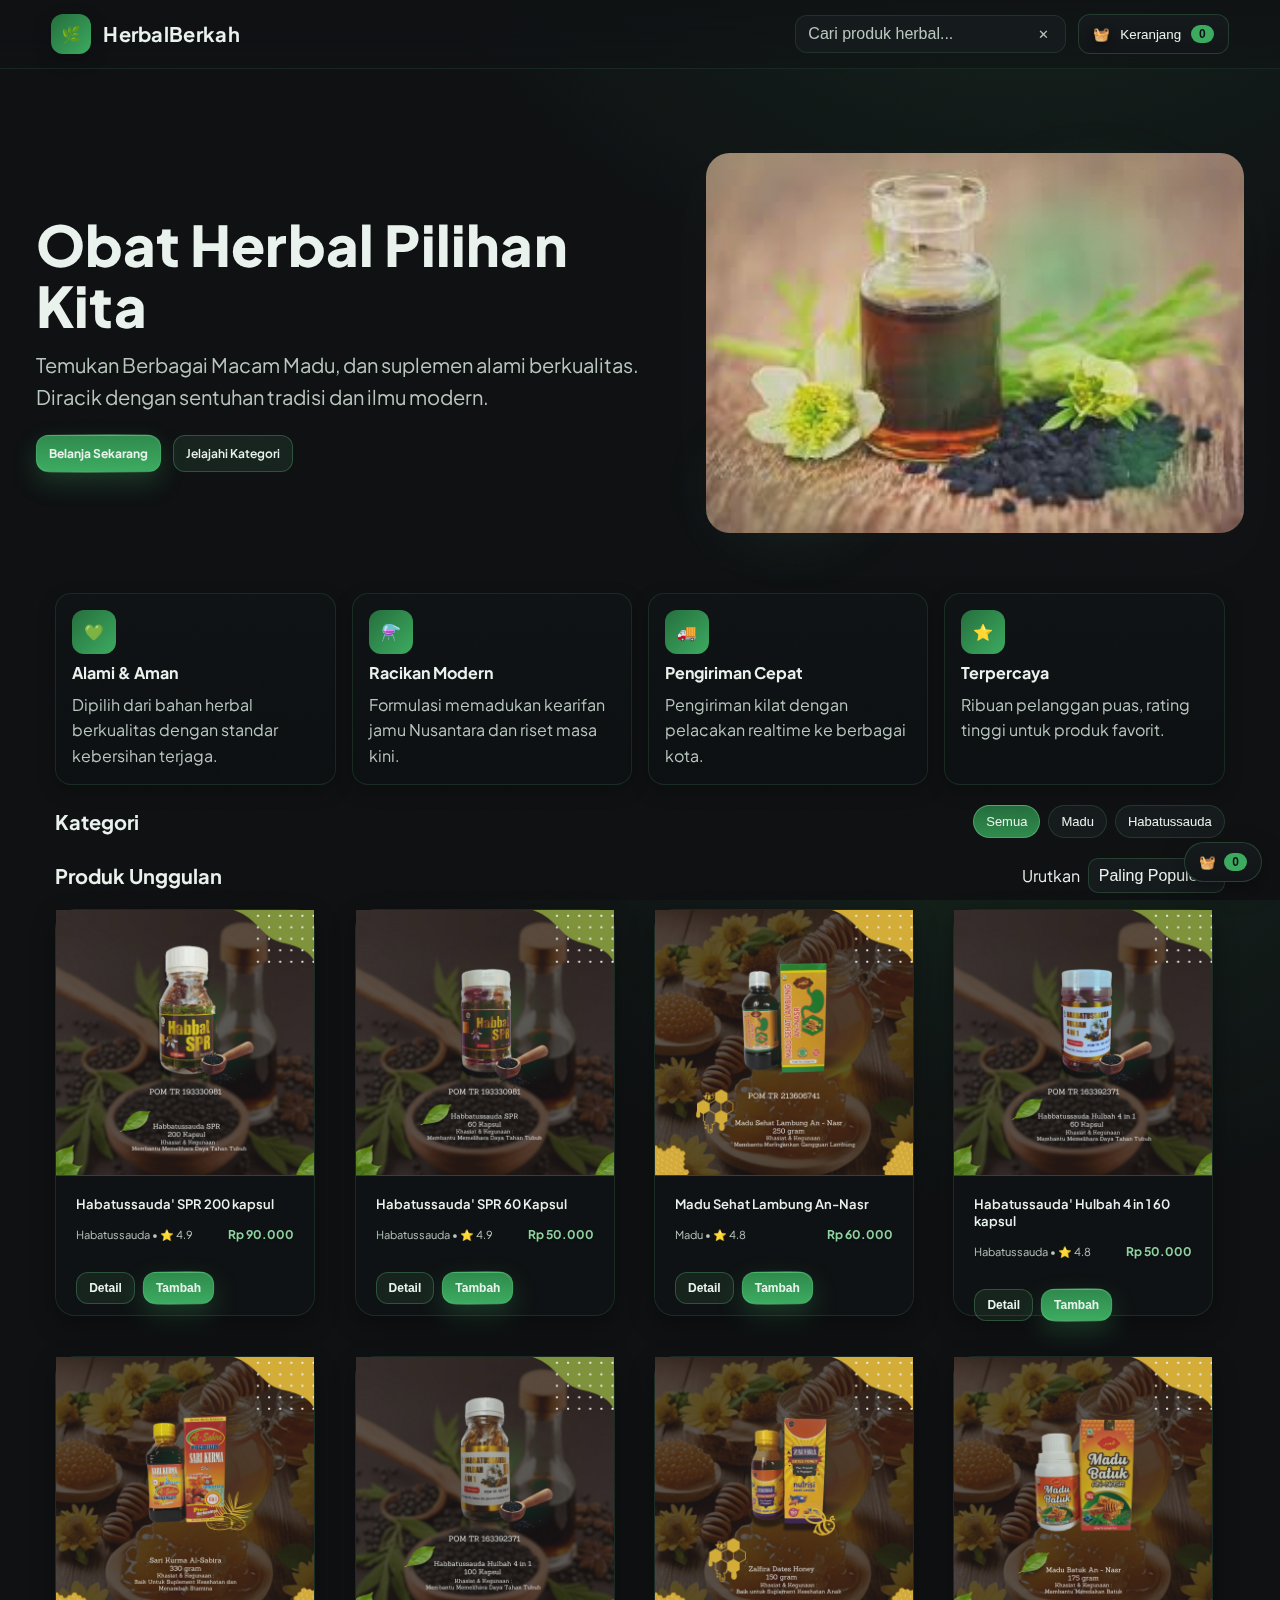
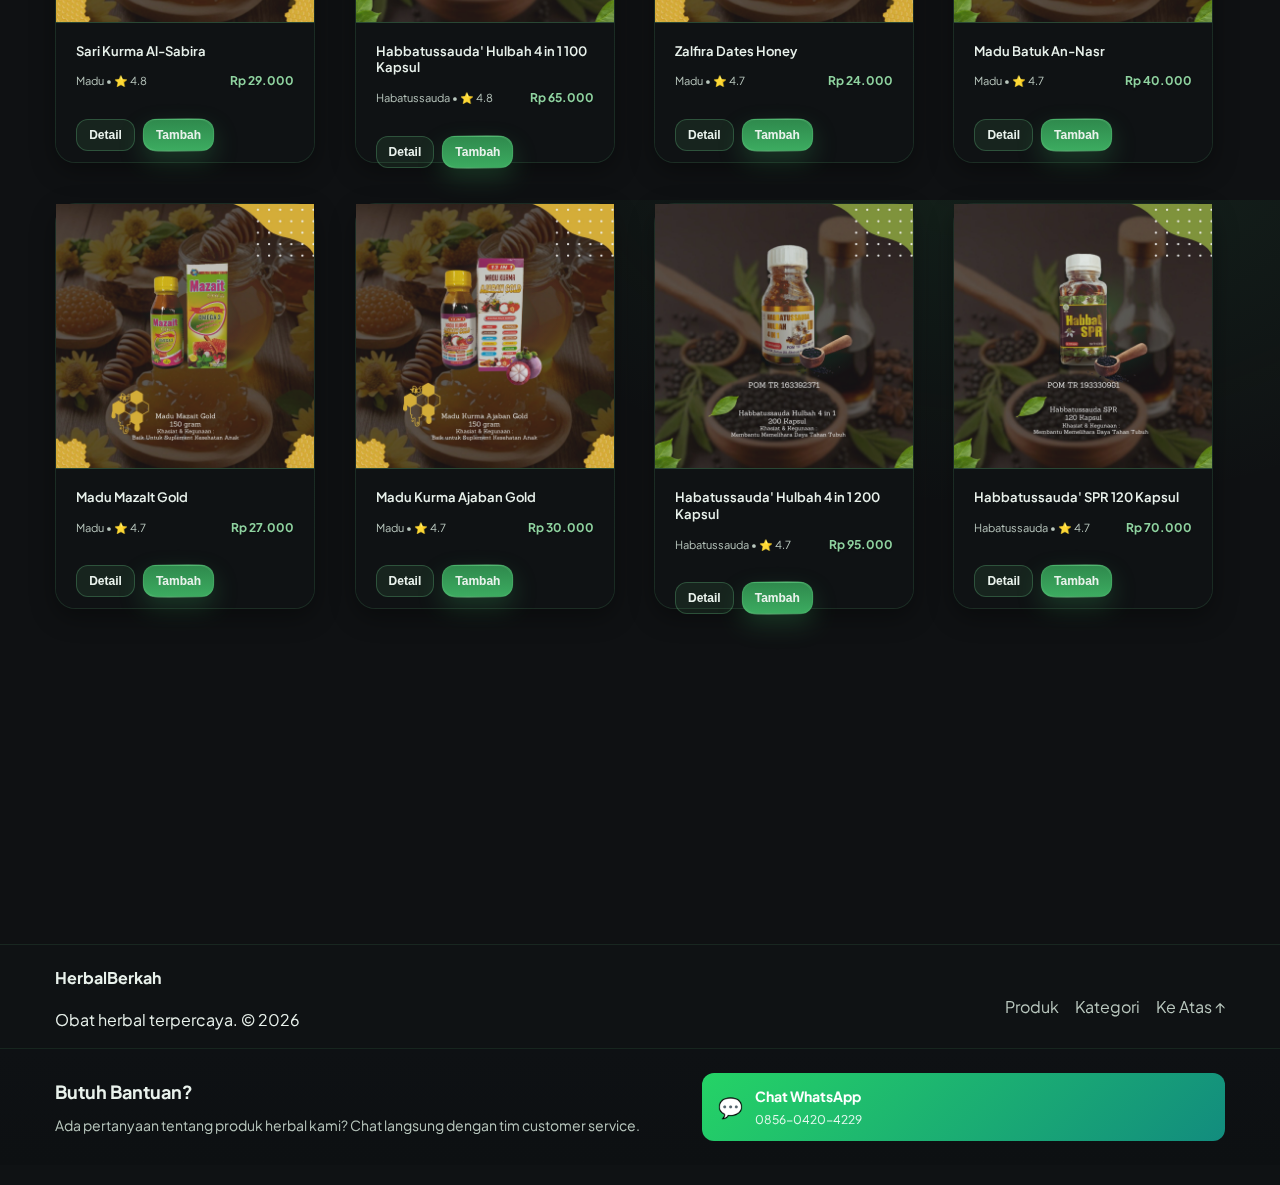
<file: index.html>
<!DOCTYPE html>
<html lang="id">
  <head>
    <meta charset="utf-8" />
    <meta name="viewport" content="width=device-width, initial-scale=1, maximum-scale=5, user-scalable=yes" />
    <title>Toko Herbal - Sehat Alami</title>
    <meta name="description" content="Toko herbal obat-obatan alami: jamu, teh, minyak, suplemen. Sehat alami berkelas." />
    <link rel="preconnect" href="https://fonts.googleapis.com" />
    <link rel="preconnect" href="https://fonts.gstatic.com" crossorigin />
    <link href="https://fonts.googleapis.com/css2?family=Plus+Jakarta+Sans:wght@400;500;600;700;800&family=Poppins:wght@300;400;500;600;700&display=swap" rel="stylesheet" />
    <link rel="stylesheet" href="styles.css" />
  </head>
  <body>
    <header class="site-header">
      <div class="container header-inner">
        <div class="brand">
          <div class="logo" aria-hidden="true">🌿</div>
          <div class="brand-text">
            <h1 class="title">HerbalBerkah</h1>
            <p class="subtitle"></p>
          </div>
        </div>

        <div class="header-actions">
          <div class="searchbar">
            <input id="searchInput" type="search" placeholder="Cari produk herbal..." aria-label="Cari produk" />
            <button id="clearSearch" class="ghost" aria-label="Bersihkan pencarian">✕</button>
          </div>
          <button id="cartButton" class="cart-button" aria-haspopup="dialog" aria-controls="cartModal">
            <span class="icon" aria-hidden="true">🧺</span>
            <span>Keranjang</span>
            <span class="badge" id="cartCount">0</span>
          </button>
        </div>
      </div>
    </header>

    <main>
      <section class="hero">
        <div class="container hero-inner">
          <div class="hero-text">
            <h2>Obat Herbal Pilihan Kita</h2>
            <p>Temukan Berbagai Macam Madu, dan suplemen alami berkualitas. Diracik dengan sentuhan tradisi dan ilmu modern.</p>
            <div class="hero-cta">
              <a href="#produk" class="btn primary">Belanja Sekarang</a>
              <a href="#kategori" class="btn ghost">Jelajahi Kategori</a>
            </div>
          </div>
          <div class="hero-art" aria-hidden="true">
            <img class="hero-img" src="images/hero.jpg" alt="Herbal pilihan" />
            <div class="leaf leaf-a"></div>
            <div class="leaf leaf-b"></div>
            <div class="leaf leaf-c"></div>
          </div>
        </div>
      </section>

      <section class="benefits">
        <div class="container benefits-grid">
          <article class="benefit reveal">
            <div class="benefit-icon">💚</div>
            <h4>Alami & Aman</h4>
            <p>Dipilih dari bahan herbal berkualitas dengan standar kebersihan terjaga.</p>
          </article>
          <article class="benefit reveal">
            <div class="benefit-icon">⚗️</div>
            <h4>Racikan Modern</h4>
            <p>Formulasi memadukan kearifan jamu Nusantara dan riset masa kini.</p>
          </article>
          <article class="benefit reveal">
            <div class="benefit-icon">🚚</div>
            <h4>Pengiriman Cepat</h4>
            <p>Pengiriman kilat dengan pelacakan realtime ke berbagai kota.</p>
          </article>
          <article class="benefit reveal">
            <div class="benefit-icon">⭐</div>
            <h4>Terpercaya</h4>
            <p>Ribuan pelanggan puas, rating tinggi untuk produk favorit.</p>
          </article>
        </div>
      </section>

      <section id="kategori" class="categories">
        <div class="container">
          <div class="section-head">
            <h3>Kategori</h3>
            <div class="chips" id="categoryChips" role="tablist" aria-label="Filter kategori">
              <!-- Chips diisi via JS -->
            </div>
          </div>
        </div>
      </section>

      <section id="produk" class="products">
        <div class="container">
          <div class="section-head">
            <h3>Produk Unggulan</h3>
            <div class="sorter">
              <label for="sortSelect">Urutkan</label>
              <select id="sortSelect" aria-label="Urutkan produk">
                <option value="popular">Paling Populer</option>
                <option value="price_asc">Harga Terendah</option>
                <option value="price_desc">Harga Tertinggi</option>
                <option value="name_asc">Nama A-Z</option>
              </select>
            </div>
          </div>

          <div id="productGrid" class="grid">
            <!-- Kartu produk diisi via JS -->
          </div>
        </div>
      </section>
      
      <section class="newsletter reveal">
        <div class="container newsletter-inner">
          <div>
            <h3>Dapatkan Tips Sehat & Promo</h3>
            <p class="muted">Berlangganan newsletter kami. Kami kirimkan 1-2x per bulan.</p>
          </div>
          <form id="newsletterForm" class="newsletter-form" autocomplete="on">
            <input type="email" id="newsletterEmail" required placeholder="Email Anda" aria-label="Email" />
            <button class="btn primary" type="submit">Berlangganan</button>
          </form>
        </div>
      </section>
    </main>

    <footer class="site-footer">
      <div class="container footer-inner">
        <div>
          <strong>HerbalBerkah</strong>
          <p>Obat herbal terpercaya. © <span id="year"></span></p>
        </div>
        <nav class="footer-nav" aria-label="Footer">
          <a href="#produk">Produk</a>
          <a href="#kategori">Kategori</a>
          <a href="#" id="toTop">Ke Atas ↑</a>
        </nav>
      </div>
      
      <div class="contact-section">
        <div class="container">
          <div class="contact-inner">
            <div class="contact-info">
              <h4>Butuh Bantuan?</h4>
              <p>Ada pertanyaan tentang produk herbal kami? Chat langsung dengan tim customer service.</p>
            </div>
            <a href="https://wa.me/6285604204229?text=Halo%2C%20saya%20tertarik%20dengan%20produk%20herbal%20Anda.%20Bisa%20bantu%20saya%3F" 
               class="whatsapp-btn" target="_blank" rel="noopener">
              <span class="whatsapp-icon">💬</span>
              <div class="whatsapp-text">
                <strong>Chat WhatsApp</strong>
                <span>0856-0420-4229</span>
              </div>
            </a>
          </div>
        </div>
      </div>
    </footer>

    <!-- Cart Modal -->
    <dialog id="cartModal" class="cart-modal" aria-label="Keranjang Belanja">
      <div class="cart-header">
        <h4>Keranjang</h4>
        <button id="closeCart" class="icon-btn" aria-label="Tutup">✕</button>
      </div>
      <div id="cartItems" class="cart-items" role="list">
        <!-- Items via JS -->
      </div>
      <div class="cart-footer">
        <div class="totals">
          <span>Subtotal</span>
          <strong id="cartSubtotal">Rp0</strong>
        </div>
        <button id="checkoutBtn" class="btn primary block">Checkout</button>
      </div>
    </dialog>

    <!-- Floating Cart CTA -->
    <button id="floatingCart" class="floating-cart" aria-label="Buka keranjang">
      🧺 <span id="floatingCount" class="badge">0</span>
    </button>

    <!-- Toasts -->
    <div id="toastWrap" class="toast-wrap" aria-live="polite" aria-atomic="true"></div>

    <!-- Product Detail Modal -->
    <dialog id="productModal" class="product-modal" aria-label="Detail Produk">
      <div class="pm-header">
        <h4 id="pmTitle">Detail Produk</h4>
        <button id="pmClose" class="icon-btn" aria-label="Tutup">✕</button>
      </div>
      <div class="pm-body">
        <div class="pm-media">
          <img id="pmImage" alt="Gambar produk" />
        </div>
        <div class="pm-info">
          <div class="pm-top">
            <span id="pmCategory" class="chip" aria-label="Kategori"></span>
            <span id="pmRating" class="pm-rating">⭐ 0.0</span>
          </div>
          <h3 id="pmName"></h3>
          <div class="pm-price" id="pmPrice">Rp0</div>
          <p class="pm-desc" id="pmDesc"></p>
          <ul id="pmBenefits" class="pm-benefits"></ul>
          <div class="pm-actions">
            <div class="qty" role="group" aria-label="Ubah jumlah">
              <button id="pmDec" aria-label="Kurangi">−</button>
              <span id="pmQty">1</span>
              <button id="pmInc" aria-label="Tambah">+</button>
            </div>
            <button id="pmAdd" class="btn primary">Tambah ke Keranjang</button>
          </div>
        </div>
      </div>
    </dialog>

    <script src="script.js"></script>
  </body>
  </html>
</file>
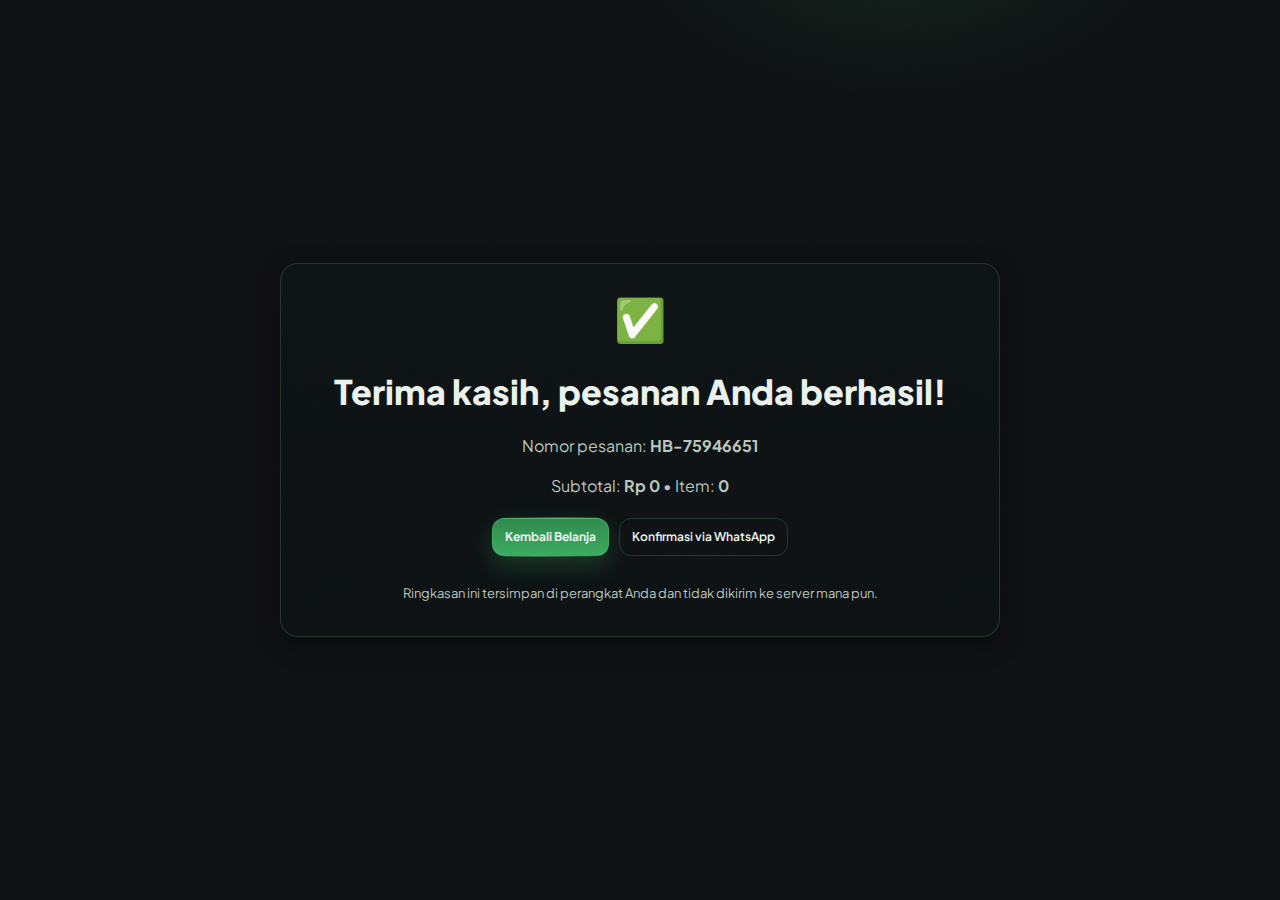
<file: success.html>
<!DOCTYPE html>
<html lang="id">
  <head>
    <meta charset="utf-8" />
    <meta name="viewport" content="width=device-width, initial-scale=1" />
    <title>Pemesanan Berhasil - HerbalBerkah</title>
    <link href="https://fonts.googleapis.com/css2?family=Plus+Jakarta+Sans:wght@400;500;600;700;800&display=swap" rel="stylesheet" />
    <link rel="stylesheet" href="styles.css" />
    <style>
      .success-wrap { min-height: 100vh; display: grid; place-items: center; padding: 24px; background: radial-gradient(600px 400px at 70% -10%, rgba(60,171,96,.14), transparent 50%), var(--bg); }
      .success-card { width: min(720px, 96%); border: 1px solid rgba(102,195,128,.22); border-radius: 18px; background: linear-gradient(180deg, #0f1416, #0e1214); box-shadow: var(--shadow-1); padding: 20px; display: grid; gap: 14px; text-align: center; }
      .success-emoji { font-size: 42px; }
      .success-title { margin: 0; font-size: clamp(24px, 4vw, 34px); font-weight: 800; }
      .success-meta { color: var(--text-dim); margin: 0; }
      .success-actions { display: flex; justify-content: center; gap: 10px; margin-top: 6px; }
      .muted-note { color: var(--text-dim); font-size: 13px; }
    </style>
  </head>
  <body>
    <div class="success-wrap">
      <div class="success-card">
        <div class="success-emoji">✅</div>
        <h1 class="success-title">Terima kasih, pesanan Anda berhasil!</h1>
        <p class="success-meta">Nomor pesanan: <strong id="orderId">-</strong></p>
        <p class="success-meta">Subtotal: <strong id="orderTotal">Rp0</strong> • Item: <strong id="orderItems">0</strong></p>
        <div class="success-actions">
          <a class="btn primary" href="index.html">Kembali Belanja</a>
          <a id="waShare" class="btn" target="_blank" rel="noopener">Konfirmasi via WhatsApp</a>
        </div>
        <p class="muted-note">Ringkasan ini tersimpan di perangkat Anda dan tidak dikirim ke server mana pun.</p>
      </div>
    </div>

    <script>
      function formatIDR(n){return new Intl.NumberFormat('id-ID',{style:'currency',currency:'IDR',maximumFractionDigits:0}).format(n||0)}
      const last = JSON.parse(localStorage.getItem('lastOrder')||'{}');
      const ts = last.ts || Date.now();
      const orderId = 'HB-' + ts.toString().slice(-8);
      document.getElementById('orderId').textContent = orderId;
      document.getElementById('orderTotal').textContent = formatIDR(last.subtotal||0);
      document.getElementById('orderItems').textContent = (last.items? last.items.reduce((a,x)=>a+Number(x.qty||0),0):0);
      const msg = encodeURIComponent(`Halo, saya sudah checkout di Herbalia.\nNomor Pesanan: ${orderId}\nSubtotal: ${formatIDR(last.subtotal||0)}\nTerima kasih!`);
      document.getElementById('waShare').href = 'https://wa.me/6285604204229?text=' + msg;
    </script>
  </body>
  </html>
</file>
<file: styles.css>
/* Theme: calm green + black */
:root {
  --green-50: #eef7f0;
  --green-100: #d6efda;
  --green-200: #b9e3c0;
  --green-300: #8fd3a0;
  --green-400: #66c380;
  --green-500: #3cab60; /* primary */
  --green-600: #2f8a4d;
  --green-700: #256e3d;
  --green-800: #1b5230;
  --green-900: #143c24;
  --black: #0f1113;
  --gray-200: #e7ebee;
  --gray-300: #cfd6db;
  --gray-500: #85929c;
  --white: #ffffff;

  --bg: var(--black);
  --surface: #121518;
  --muted: #151a1c;
  --text: #e9f2ec;
  --text-dim: #b9c7be;
  --primary: var(--green-500);
  --primary-press: var(--green-600);
  --ring: rgba(60, 171, 96, 0.4);

  --radius: 20px;
  --shadow-1: 0 8px 24px rgba(0, 0, 0, 0.35);
  --shadow-soft: 0 6px 18px rgba(0, 0, 0, 0.25);
}

* { box-sizing: border-box; }
html, body { height: 100%; }
html { 
  scroll-behavior: smooth; 
  -webkit-text-size-adjust: 100%; 
  -webkit-tap-highlight-color: transparent; 
}
body {
  margin: 0;
  font-family: 'Plus Jakarta Sans', 'Poppins', system-ui, -apple-system, Segoe UI, Roboto, Helvetica, Arial, 'Apple Color Emoji', 'Segoe UI Emoji';
  background: radial-gradient(1200px 800px at 80% -10%, rgba(60,171,96,0.12), transparent 50%), var(--bg);
  color: var(--text);
  line-height: 1.6;
  -webkit-font-smoothing: antialiased;
  -moz-osx-font-smoothing: grayscale;
  overflow-x: hidden;
}
/* subtle grain */
body::after { content: ""; position: fixed; inset: 0; pointer-events: none; background-image: url('data:image/svg+xml;utf8,<svg xmlns="http://www.w3.org/2000/svg" width="160" height="160" viewBox="0 0 160 160"><filter id="n"><feTurbulence type="fractalNoise" baseFrequency="0.8" numOctaves="2" stitchTiles="stitch"/></filter><rect width="100%" height="100%" filter="url(%23n)" opacity="0.04"/></svg>'); mix-blend-mode: soft-light; }

.container {
  width: min(1200px, 92%);
  margin: 0 auto;
  padding: 0 4px;
}

/* Header */
.site-header {
  position: sticky; top: 0; z-index: 50;
  background: linear-gradient(to bottom, rgba(16,18,20,.9), rgba(16,18,20,.6));
  backdrop-filter: saturate(130%) blur(10px);
  border-bottom: 1px solid rgba(102,195,128,.12);
}
.site-header.scrolled { box-shadow: 0 6px 18px rgba(0,0,0,.35); }
.header-inner { display: flex; align-items: center; justify-content: space-between; padding: 14px 0; }
.brand { display: flex; align-items: center; gap: 12px; }
.logo { width: 40px; height: 40px; display: grid; place-items: center; border-radius: 12px; background: linear-gradient(135deg, var(--green-700), var(--green-500)); box-shadow: var(--shadow-soft); }
.brand .title { font-size: 20px; margin: 0; letter-spacing: .3px; }
.brand .subtitle { margin: 0; font-size: 12px; color: var(--text-dim); }

.header-actions { display: flex; align-items: center; gap: 12px; }
.searchbar {
  display: flex; align-items: center; gap: 6px; padding: 8px 10px; border-radius: 12px;
  background: var(--muted); border: 1px solid rgba(102,195,128,.14);
}
.searchbar input { 
  background: transparent; 
  border: none; 
  outline: none; 
  color: var(--text); 
  width: 220px; 
  font-size: 16px; /* Mencegah zoom di iOS */
  -webkit-appearance: none;
  appearance: none;
  border-radius: 0;
}
.searchbar input::placeholder { color: var(--text-dim); }
.searchbar .ghost { background: transparent; border: none; color: var(--text-dim); cursor: pointer; }

.cart-button { display: inline-flex; align-items: center; gap: 10px; border: 1px solid rgba(102,195,128,.22); padding: 10px 14px; background: linear-gradient(180deg, #151a1c, #121518); color: var(--text); border-radius: 12px; cursor: pointer; }
.cart-button .icon { filter: drop-shadow(0 2px 4px rgba(0,0,0,.4)); }
.badge { background: var(--primary); color: var(--black); padding: 2px 8px; border-radius: 999px; font-size: 12px; font-weight: 700; }

/* Hero */
.hero { position: relative; padding: 84px 0 40px; }
.hero .container { width: min(1400px, 95%); }
.hero-inner { display: grid; grid-template-columns: 1.2fr 1fr; align-items: center; gap: 24px; }
.hero-text h2 { margin: 0 0 12px; font-weight: 800; letter-spacing: .2px; font-size: clamp(32px, 5vw, 56px); line-height: 1.1; }
.hero-text p { margin: 0 0 22px; color: var(--text-dim); font-size: clamp(16px, 2.4vw, 20px); }
.hero-cta { display: flex; gap: 12px; }
/* gradient accent for first line word wrap */
.hero-text h2 { letter-spacing: .2px; }
.hero-text h2::selection { background: var(--green-600); color: #0d120f; }

.hero-art { position: relative; height: 380px; }
.hero-img { position: absolute; inset: 0; width: 100%; height: 100%; object-fit: cover; border-radius: 24px; opacity: .92; mix-blend-mode: screen; filter: saturate(112%) contrast(96%); box-shadow: 0 20px 60px rgba(0,0,0,.45), 0 0 0 1px rgba(102,195,128,.18) inset; }
.hero-art::after { content: ""; position: absolute; inset: -10% -6% -12% -6%; background: radial-gradient(40% 40% at 70% 30%, rgba(60,171,96,.18), transparent 60%), radial-gradient(30% 30% at 20% 80%, rgba(60,171,96,.12), transparent 60%); filter: blur(20px); pointer-events: none; }
.leaf { position: absolute; border-radius: 50%; filter: blur(10px); opacity: .55; }
.leaf-a { width: 220px; height: 220px; right: 10%; top: 10%; background: radial-gradient(circle at 40% 40%, var(--green-400), transparent 60%); }
.leaf-b { width: 160px; height: 160px; right: 35%; top: 40%; background: radial-gradient(circle at 40% 40%, var(--green-700), transparent 60%); }
.leaf-c { width: 120px; height: 120px; right: 5%; bottom: 0; background: radial-gradient(circle at 40% 40%, var(--green-500), transparent 60%); }

/* Sections */
.section-head { display: flex; align-items: center; justify-content: space-between; gap: 16px; margin: 20px 0 16px; }
.section-head h3 { margin: 0; font-size: 20px; }

/* Products section */
.products { 
  padding-bottom: 80px; 
  margin-bottom: 40px;
}

.chips { display: flex; flex-wrap: wrap; gap: 8px; }
.chip { background: var(--muted); color: var(--text); border: 1px solid rgba(102,195,128,.18); padding: 8px 12px; border-radius: 999px; cursor: pointer; font-size: 13px; }
.chip[aria-selected="true"] { background: linear-gradient(180deg, var(--green-700), var(--green-600)); border-color: rgba(102,195,128,.6); }

.sorter { display: inline-flex; align-items: center; gap: 8px; }
.sorter select { 
  background: var(--muted); 
  border: 1px solid rgba(102,195,128,.22); 
  color: var(--text); 
  padding: 8px 10px; 
  border-radius: 10px; 
  font-size: 16px; /* Mencegah zoom di iOS */
  -webkit-appearance: none;
  -moz-appearance: none;
  appearance: none;
}

.grid { 
  display: grid; 
  grid-template-columns: repeat(4, 1fr); 
  gap: 28px; 
  row-gap: 40px;
}
.card {
  border-radius: var(--radius);
  background: linear-gradient(180deg, #111416, #0f1214);
  border: 1px solid rgba(102,195,128,.14);
  box-shadow: var(--shadow-1);
  overflow: visible;
  display: grid;
  grid-template-rows: 1fr auto;
  aspect-ratio: 0.8;
  transform: translateZ(0);
  transition: transform .15s ease, box-shadow .2s ease, border-color .2s ease;
  position: relative;
  max-width: 260px;
}
.card-media { position: relative; background: radial-gradient(120px 120px at 60% 40%, rgba(60,171,96,.35), transparent 60%), #0d1113; }
.card-media img { width: 100%; height: 100%; object-fit: cover; mix-blend-mode: lighten; opacity: .95; }
.card-body { 
  padding: 20px; 
  display: grid; 
  gap: 12px; 
  background: #0f1214;
  border-top: 1px solid rgba(102,195,128,.3);
  position: relative;
  z-index: 10;
  min-height: 140px;
  border-radius: 0 0 20px 20px;
}
.card-title { 
  margin: 0; 
  font-size: 13px; 
  color: var(--text) !important;
  font-weight: 600;
  line-height: 1.3;
}
.card-meta { 
  display: flex; 
  align-items: center; 
  justify-content: space-between; 
  color: var(--text-dim); 
  font-size: 11px; 
  position: relative;
  z-index: 2;
}
.price { 
  color: var(--green-300) !important; 
  font-weight: 700; 
  font-size: 12px;
  text-shadow: 0 1px 2px rgba(0,0,0,0.3);
  display: block !important;
  visibility: visible !important;
  opacity: 1 !important;
}
.card-actions { 
  display: flex !important; 
  gap: 8px; 
  margin-top: 16px;
  position: relative;
  z-index: 2;
  visibility: visible !important;
  opacity: 1 !important;
}
.card:hover { transform: translateY(-3px); box-shadow: 0 14px 28px rgba(0,0,0,.45); border-color: rgba(102,195,128,.36); }
.card:active { transform: translateY(-1px); }

/* Buttons */
.btn { 
  display: inline-flex !important; 
  align-items: center; 
  justify-content: center; 
  gap: 6px; 
  padding: 8px 12px; 
  border-radius: 12px; 
  border: 1px solid rgba(102,195,128,.22); 
  cursor: pointer; 
  color: var(--text) !important; 
  text-decoration: none; 
  transition: transform .06s ease, box-shadow .15s ease; 
  font-weight: 600; 
  font-size: 12px; 
  -webkit-tap-highlight-color: transparent; 
  visibility: visible !important;
  opacity: 1 !important;
}
.btn:hover { transform: translateY(-1px); box-shadow: 0 6px 14px rgba(0,0,0,.3); }
.btn:active { transform: translateY(0); }
.btn:focus-visible { outline: 2px solid var(--ring); outline-offset: 2px; }
.btn.primary { position: relative; background: linear-gradient(180deg, var(--green-600), var(--green-500)); color: #0d120f; font-weight: 700; box-shadow: 0 10px 24px rgba(60,171,96,.25); }
.btn.primary::after { content: ""; position: absolute; inset: -2px; border-radius: 16px; padding: 2px; background: linear-gradient(120deg, rgba(102,195,128,.0), rgba(102,195,128,.45), rgba(102,195,128,.0)); -webkit-mask: linear-gradient(#000 0 0) content-box, linear-gradient(#000 0 0); -webkit-mask-composite: xor; mask: linear-gradient(#000 0 0) content-box, linear-gradient(#000 0 0); mask-composite: exclude; animation: borderMove 2.5s linear infinite; }
.btn.primary:hover { box-shadow: 0 16px 30px rgba(60,171,96,.35); }
@keyframes borderMove { 0%{background-position:0% 50%} 100%{background-position:200% 50%} }
.btn.primary.block { width: 100%; }
.btn.ghost { 
  background: rgba(102,195,128,.1) !important; 
  border: 1px solid rgba(102,195,128,.3) !important;
  color: var(--text) !important;
}
.ghost { background: transparent; border: none; color: var(--text); cursor: pointer; -webkit-tap-highlight-color: transparent; }
.icon-btn { background: transparent; border: none; color: var(--text); cursor: pointer; font-size: 18px; -webkit-tap-highlight-color: transparent; }

/* Footer */
.site-footer { margin-top: 40px; border-top: 1px solid rgba(102,195,128,.12); padding: 20px 0; background: #0f1214; }
.footer-inner { display: flex; align-items: center; justify-content: space-between; }
.footer-nav { display: flex; gap: 16px; }
.footer-nav a { color: var(--text-dim); text-decoration: none; }

/* Contact Section */
.contact-section { background: linear-gradient(180deg, #0e1114, #0d1012); border-top: 1px solid rgba(102,195,128,.12); padding: 24px 0; }
.contact-inner { display: grid; grid-template-columns: 1.2fr 1fr; align-items: center; gap: 20px; }
.contact-info h4 { margin: 0 0 8px; font-size: 18px; }
.contact-info p { margin: 0; color: var(--text-dim); font-size: 14px; }
.whatsapp-btn { display: inline-flex; align-items: center; gap: 12px; background: linear-gradient(135deg, #25D366, #128C7E); color: white; padding: 12px 16px; border-radius: 12px; text-decoration: none; transition: transform .15s ease, box-shadow .2s ease; }
.whatsapp-btn:hover { transform: translateY(-2px); box-shadow: 0 8px 20px rgba(37,211,102,.3); }
.whatsapp-icon { font-size: 20px; }
.whatsapp-text { display: grid; gap: 2px; }
.whatsapp-text strong { font-size: 14px; }
.whatsapp-text span { font-size: 12px; opacity: .9; }

/* Cart Modal */
.cart-modal { 
  width: min(560px, 92%); 
  border: 1px solid rgba(102,195,128,.22); 
  border-radius: 16px; 
  background: #0e1114; 
  color: var(--text); 
  box-shadow: var(--shadow-1); 
  padding: 0; 
  max-height: 90vh;
  overflow-y: auto;
  -webkit-overflow-scrolling: touch;
}
.cart-modal::backdrop { 
  background: rgba(0,0,0,.6); 
  backdrop-filter: blur(2px); 
}
.cart-header { display: flex; align-items: center; justify-content: space-between; padding: 12px 14px; border-bottom: 1px solid rgba(102,195,128,.14); }
.cart-items { 
  max-height: 360px; 
  overflow: auto; 
  padding: 8px 14px; 
  display: grid; 
  gap: 8px; 
  -webkit-overflow-scrolling: touch;
}
.cart-item { display: grid; grid-template-columns: 64px 1fr auto; gap: 10px; align-items: center; padding: 8px; border: 1px solid rgba(102,195,128,.12); border-radius: 12px; background: #0f1315; }
.cart-item img { width: 64px; height: 64px; object-fit: cover; border-radius: 10px; }
.cart-item .title { margin: 0; font-size: 14px; }
.qty { display: inline-flex; align-items: center; gap: 8px; border: 1px solid rgba(102,195,128,.18); border-radius: 10px; padding: 4px 8px; }
.qty button { 
  background: transparent; 
  border: none; 
  color: var(--text); 
  cursor: pointer; 
  font-size: 16px; 
  -webkit-tap-highlight-color: transparent;
  min-width: 32px;
  min-height: 32px;
  display: flex;
  align-items: center;
  justify-content: center;
}
.cart-footer { border-top: 1px solid rgba(102,195,128,.14); padding: 12px 14px; display: grid; gap: 10px; }
.totals { display: flex; align-items: center; justify-content: space-between; }

/* Benefits */
.benefits { padding: 20px 0 0; }
.benefits-grid { display: grid; grid-template-columns: repeat(4, 1fr); gap: 16px; }
.benefit { padding: 16px; border-radius: 16px; border: 1px solid rgba(102,195,128,.14); background: linear-gradient(180deg, #0f1315, #0d1012); box-shadow: var(--shadow-soft); }
.benefit h4 { margin: 6px 0; }
.benefit p { margin: 0; color: var(--text-dim); }
.benefit-icon { width: 44px; height: 44px; display: grid; place-items: center; border-radius: 12px; background: linear-gradient(135deg, var(--green-700), var(--green-500)); }

/* Newsletter */
.newsletter { padding: 24px 0; }
.newsletter-inner { display: grid; grid-template-columns: 1.2fr 1fr; align-items: center; gap: 16px; background: linear-gradient(180deg, #0f1416, #0e1214); border: 1px solid rgba(102,195,128,.14); border-radius: 16px; padding: 16px; box-shadow: var(--shadow-soft); }
.newsletter .muted { color: var(--text-dim); margin: 6px 0 0; }
.newsletter-form { display: flex; gap: 8px; }
.newsletter-form input { 
  flex: 1; 
  background: var(--muted); 
  border: 1px solid rgba(102,195,128,.18); 
  color: var(--text); 
  padding: 10px 12px; 
  border-radius: 12px; 
  font-size: 16px; /* Mencegah zoom di iOS */
  -webkit-appearance: none;
  appearance: none;
}

/* Floating Cart */
.floating-cart { position: fixed; right: 18px; bottom: 18px; display: inline-flex; align-items: center; gap: 8px; background: linear-gradient(180deg, #151a1c, #121518); color: var(--text); border: 1px solid rgba(102,195,128,.24); border-radius: 999px; padding: 10px 14px; box-shadow: var(--shadow-1); cursor: pointer; z-index: 60; transition: transform .2s ease, box-shadow .2s ease; }
.floating-cart:hover { transform: translateY(-2px); box-shadow: 0 8px 20px rgba(0,0,0,.4); }

/* Toasts */
.toast-wrap { position: fixed; right: 18px; bottom: 80px; display: grid; gap: 8px; z-index: 70; }
.toast { display: grid; grid-auto-flow: column; align-items: center; gap: 10px; background: linear-gradient(180deg, #101416, #0f1315); border: 1px solid rgba(102,195,128,.22); color: var(--text); padding: 10px 12px; border-radius: 12px; box-shadow: var(--shadow-soft); }
.toast .title { font-weight: 600; }

/* Reveal on Scroll */
.reveal { opacity: 0; transform: translateY(8px); transition: opacity .5s ease, transform .5s ease; }
.reveal.visible { opacity: 1; transform: translateY(0); }

/* Product Modal */
.product-modal { 
  width: min(900px, 96%); 
  border: 1px solid rgba(102,195,128,.22); 
  border-radius: 16px; 
  background: #0e1114; 
  color: var(--text); 
  box-shadow: var(--shadow-1); 
  padding: 0; 
  max-height: 90vh;
  overflow-y: auto;
  -webkit-overflow-scrolling: touch;
}
.product-modal::backdrop { 
  background: rgba(0,0,0,.6); 
  backdrop-filter: blur(2px); 
}
.pm-header { display: flex; align-items: center; justify-content: space-between; padding: 12px 14px; border-bottom: 1px solid rgba(102,195,128,.14); }
.pm-body { display: grid; grid-template-columns: 1.1fr 1fr; gap: 16px; padding: 14px; }
.pm-media { border-radius: 14px; overflow: hidden; border: 1px solid rgba(102,195,128,.14); background: #0d1113; min-height: 320px; }
.pm-media img { width: 100%; height: 100%; object-fit: cover; }
.pm-info { display: grid; align-content: start; gap: 10px; }
.pm-top { display: flex; align-items: center; gap: 8px; }
.pm-rating { color: var(--text-dim); }
.pm-price { font-size: 22px; color: var(--green-300); font-weight: 700; }
.pm-desc { color: var(--text-dim); margin: 0; }
.pm-benefits { margin: 0; padding-left: 18px; color: var(--text-dim); display: grid; gap: 6px; }
.pm-actions { display: flex; gap: 10px; align-items: center; }

@media (max-width: 900px) {
  .pm-body { grid-template-columns: 1fr; }
}

/* Responsive */
@media (max-width: 1000px) {
  .hero-inner { grid-template-columns: 1fr; }
  .hero-art { order: -1; height: 240px; }
  .benefits-grid { grid-template-columns: repeat(2, 1fr); }
  .newsletter-inner { grid-template-columns: 1fr; }
  .contact-inner { grid-template-columns: 1fr; gap: 16px; }
}

/* Tablet - 3 kolom produk */
@media (max-width: 900px) {
  .grid { 
    grid-template-columns: repeat(3, 1fr); 
    gap: 24px;
    row-gap: 36px;
  }
}

/* Mobile - 2 kolom produk */
@media (max-width: 768px) {
  .grid { 
    grid-template-columns: repeat(2, 1fr); 
    gap: 20px;
    row-gap: 32px;
  }
  .card {
    grid-template-rows: 1fr auto;
    aspect-ratio: 0.7;
    max-width: none;
  }
  .card-media { 
    background: radial-gradient(100px 100px at 60% 40%, rgba(60,171,96,.35), transparent 60%), #0d1113; 
  }
  .card-body { 
    padding: 16px; 
    gap: 10px; 
    background: #0f1214;
    border-top: 1px solid rgba(102,195,128,.3);
    position: relative;
    z-index: 10;
    min-height: 120px;
    border-radius: 0 0 20px 20px;
  }
  .card-title { 
    font-size: 12px; 
    line-height: 1.2;
  }
  .card-meta { 
    font-size: 10px; 
  }
  .card-actions { 
    gap: 6px; 
    margin-top: 14px;
  }
  .btn { 
    padding: 6px 8px; 
    font-size: 11px; 
    border-radius: 10px; 
  }
  
  /* Touch interactions untuk mobile */
  .card:hover { 
    transform: translateY(-2px); 
    box-shadow: 0 8px 16px rgba(0,0,0,.3); 
  }
  .card:active { 
    transform: translateY(0); 
  }
  
  /* Container mobile */
  .container { 
    width: min(1200px, 95%); 
    padding: 0 8px; 
  }
  
  /* Header mobile */
  .header-inner { 
    padding: 12px 0; 
    flex-wrap: wrap; 
    gap: 12px; 
  }
  .searchbar input { 
    width: 140px; 
    font-size: 16px; /* Tetap 16px untuk mencegah zoom */
  }
  .cart-button { 
    padding: 8px 12px; 
    font-size: 14px; 
  }
  
  /* Hero mobile */
  .hero { 
    padding: 60px 0 30px; 
  }
  .hero-text h2 { 
    font-size: clamp(24px, 6vw, 32px); 
    margin-bottom: 10px; 
  }
  .hero-text p { 
    font-size: 16px; 
    margin-bottom: 18px; 
  }
  .hero-cta { 
    flex-direction: column; 
    gap: 8px; 
  }
  .hero-cta .btn { 
    width: 100%; 
    justify-content: center; 
  }
  .hero-art { 
    height: 200px; 
  }
  
  /* Benefits mobile */
  .benefits-grid { 
    grid-template-columns: repeat(2, 1fr); 
    gap: 12px; 
  }
  .benefit { 
    padding: 12px; 
  }
  .benefit h4 { 
    font-size: 14px; 
    margin: 4px 0; 
  }
  .benefit p { 
    font-size: 13px; 
  }
  .benefit-icon { 
    width: 36px; 
    height: 36px; 
  }
  
  /* Section heads mobile */
  .section-head { 
    flex-direction: column; 
    align-items: flex-start; 
    gap: 12px; 
    margin: 16px 0 8px; 
  }
  .section-head h3 { 
    font-size: 18px; 
  }
  .chips { 
    width: 100%; 
    justify-content: flex-start; 
  }
  .chip { 
    font-size: 12px; 
    padding: 6px 10px; 
  }
  
  /* Newsletter small mobile */
  .newsletter-inner { 
    padding: 12px; 
  }
  .newsletter h3 { 
    font-size: 16px; 
  }
  .newsletter-form { 
    flex-direction: column; 
    gap: 6px; 
  }
  .newsletter-form input { 
    font-size: 14px; 
    padding: 8px 10px; 
  }
  
  /* Contact small mobile */
  .contact-inner { 
    gap: 10px; 
  }
  .contact-info h4 { 
    font-size: 14px; 
  }
  .contact-info p { 
    font-size: 12px; 
  }
  .whatsapp-btn { 
    padding: 8px 12px; 
    font-size: 13px; 
  }
  .whatsapp-icon { 
    font-size: 16px; 
  }
  .whatsapp-text strong { 
    font-size: 12px; 
  }
  .whatsapp-text span { 
    font-size: 10px; 
  }
  
  /* Footer small mobile */
  .footer-inner { 
    flex-direction: column; 
    gap: 8px; 
    text-align: center; 
  }
  .footer-nav { 
    justify-content: center; 
    gap: 12px; 
  }
  .footer-nav a { 
    font-size: 12px; 
  }
  
  /* Floating cart mobile */
  .floating-cart { 
    right: 10px; 
    bottom: 10px; 
    padding: 8px 12px; 
    font-size: 13px; 
  }
  
  /* Toast mobile */
  .toast-wrap { 
    right: 10px; 
    bottom: 65px; 
  }
  .toast { 
    padding: 8px 10px; 
    font-size: 13px; 
  }
  
  /* Product modal small mobile */
  .pm-body { 
    padding: 10px; 
  }
  .pm-media { 
    min-height: 180px; 
  }
  .pm-info { 
    gap: 6px; 
  }
  .pm-price { 
    font-size: 18px; 
  }
  .pm-desc { 
    font-size: 13px; 
  }
  .pm-benefits { 
    font-size: 12px; 
  }
  .pm-actions { 
    flex-direction: column; 
    gap: 6px; 
  }
  .pm-actions .qty { 
    align-self: center; 
  }
  .pm-actions .btn { 
    width: 100%; 
    font-size: 13px; 
  }
  
  /* Modals mobile */
  .cart-modal, .product-modal { 
    width: 95%; 
    margin: 10px; 
    max-height: 85vh;
  }
  
  /* Cart mobile */
  .cart-item { 
    grid-template-columns: 56px 1fr auto; 
    gap: 8px; 
    padding: 6px; 
  }
  .cart-item img { 
    width: 56px; 
    height: 56px; 
  }
  .cart-item .title { 
    font-size: 13px; 
  }
  .qty button { 
    min-width: 28px; 
    min-height: 28px; 
    font-size: 14px; 
  }
}

/* Small mobile - 2 kolom juga */
@media (max-width: 480px) {
  .grid { 
    grid-template-columns: repeat(2, 1fr); 
    gap: 18px;
    row-gap: 28px;
  }
  .card {
    grid-template-rows: 1fr auto;
    aspect-ratio: 0.65;
    max-width: none;
  }
  .card-body { 
    padding: 14px; 
    background: #0f1214;
    border-top: 1px solid rgba(102,195,128,.3);
    position: relative;
    z-index: 10;
    min-height: 110px;
    border-radius: 0 0 20px 20px;
    gap: 8px;
  }
  .card-title { 
    font-size: 11px; 
    line-height: 1.1;
  }
  .card-meta { 
    font-size: 9px; 
  }
  .btn { 
    padding: 4px 6px; 
    font-size: 10px; 
    border-radius: 8px; 
  }
  
  .card-actions {
    margin-top: 12px;
  }
  
  /* Container small mobile */
  .container { 
    width: min(1200px, 90%); 
    padding: 0 10px; 
  }
  
  /* Header small mobile */
  .header-actions { 
    width: 100%; 
    justify-content: space-between; 
  }
  .searchbar input { 
    width: 140px; 
    font-size: 16px; /* Tetap 16px untuk mencegah zoom */
  }
  .cart-button { 
    padding: 10px 12px; 
    font-size: 13px; 
  }
  
  /* Benefits small mobile */
  .benefits-grid { 
    grid-template-columns: repeat(2, 1fr); 
    gap: 10px; 
  }
  .benefit { 
    padding: 12px; 
  }
  .benefit h4 { 
    font-size: 12px; 
    margin: 5px 0; 
  }
  .benefit p { 
    font-size: 11px; 
  }
  .benefit-icon { 
    width: 28px; 
    height: 28px; 
  }
  
  /* Hero small mobile */
  .hero { 
    padding: 30px 0 15px; 
  }
  .hero-text h2 { 
    font-size: 18px; 
    line-height: 1.1;
  }
  .hero-text p { 
    font-size: 14px; 
  }
  .hero-art { 
    height: 160px; 
  }
  
  /* Section heads small mobile */
  .section-head { 
    margin: 12px 0 8px; 
  }
  .section-head h3 { 
    font-size: 15px; 
  }
  .chip { 
    font-size: 11px; 
    padding: 4px 8px; 
  }
  
  /* Modals small mobile */
  .cart-modal, .product-modal { 
    width: 95%; 
    margin: 8px; 
    max-height: 90vh;
  }
  .pm-body { 
    grid-template-columns: 1fr; 
    gap: 12px; 
  }
  .pm-media { 
    min-height: 160px; 
  }
  .pm-actions { 
    flex-direction: column; 
    gap: 10px; 
  }
  .pm-actions .qty { 
    align-self: center; 
  }
  .pm-actions .btn { 
    width: 100%; 
    font-size: 14px; 
  }
  
  /* Product modal small mobile */
  .pm-body { 
    padding: 12px; 
  }
  .pm-media { 
    min-height: 160px; 
  }
  .pm-info { 
    gap: 10px; 
  }
  .pm-price { 
    font-size: 18px; 
  }
  .pm-desc { 
    font-size: 14px; 
  }
  .pm-benefits { 
    font-size: 13px; 
  }
  
  /* Floating cart small mobile */
  .floating-cart { 
    right: 12px; 
    bottom: 12px; 
    padding: 10px 14px; 
    font-size: 12px; 
  }
  
  /* Toast small mobile */
  .toast-wrap { 
    right: 12px; 
    bottom: 80px; 
  }
  .toast { 
    padding: 10px 12px; 
    font-size: 12px; 
  }
  
  /* Cart small mobile */
  .cart-item { 
    grid-template-columns: 48px 1fr auto; 
    gap: 10px; 
    padding: 8px; 
  }
  .cart-item img { 
    width: 48px; 
    height: 48px; 
  }
  .cart-item .title { 
    font-size: 12px; 
  }
  .qty button { 
    min-width: 24px; 
    min-height: 24px; 
    font-size: 12px; 
  }
}
</file>
